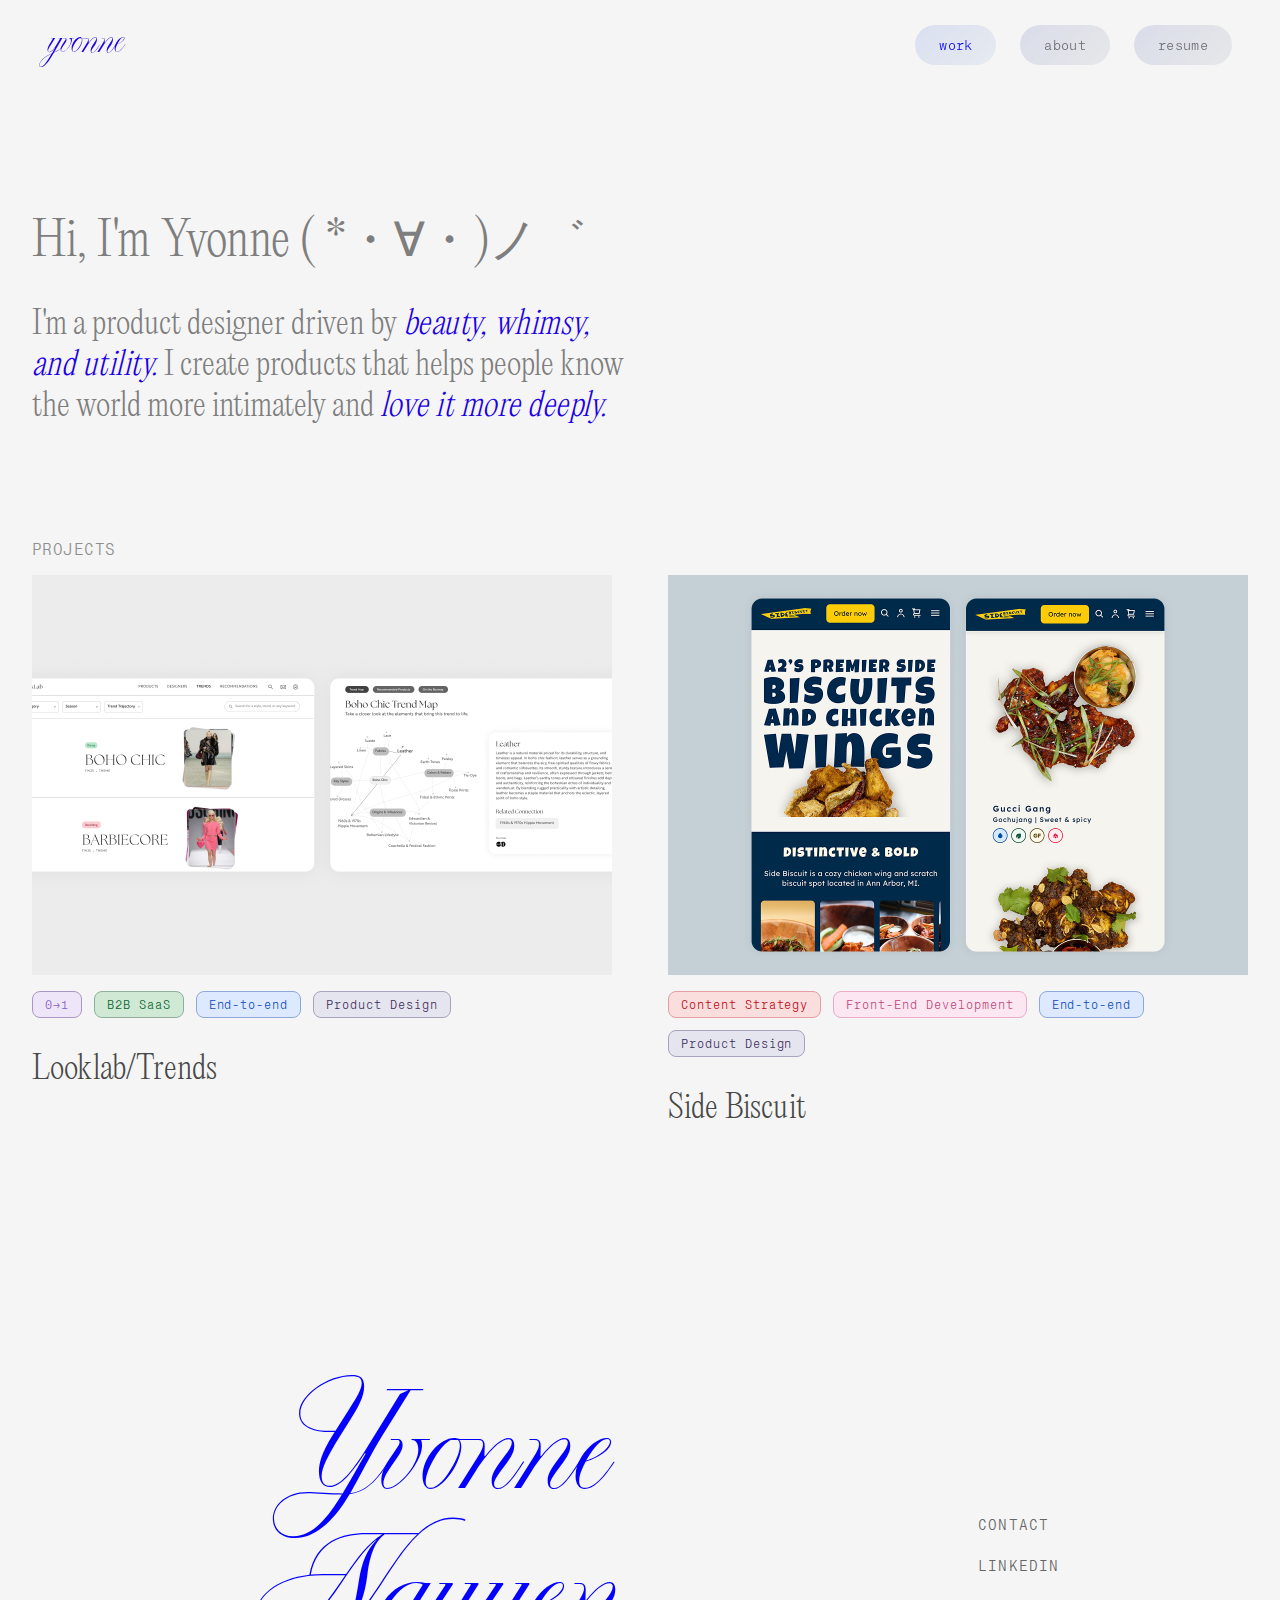
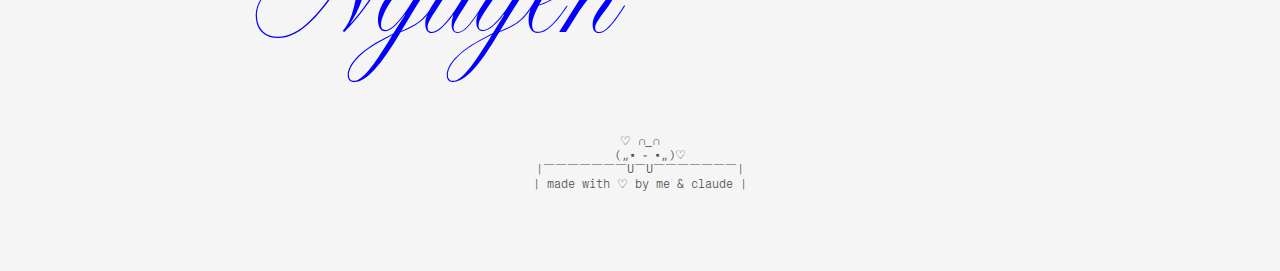
<file: index.html>
<!DOCTYPE html>
<html lang="en">
<head>
  <script defer src="https://cloud.umami.is/script.js" data-website-id="01002ad9-4c42-49a6-a53e-50482f803caf"></script>
  <meta charset="UTF-8" />
  <meta name="viewport" content="width=device-width, initial-scale=1.0" />
  <title>yvonne's portfolio</title>
  <link rel="stylesheet" href="home.css" />
  <style id="selection-style">
  /* universal selection, high priority */
  ::selection { background:#ccccf5; color:#0400ff; }
  ::-moz-selection { background:#ccccf5; color:#0400ff; }
  ::-webkit-selection { background:#ccccf5; color:#0400ff; }
</style>

</head>
<body>
<div id="navbar"></div>
<main>
<h1>Hi, I'm Yvonne ( *・∀・)ノ゛</h1>
<h1 class="smol">I'm a product designer driven by <i>beauty, whimsy, and utility.</i> I create products that helps people know the world more intimately and <i>love it more deeply.</i></h1>
<h2>Projects</h2>
<div class="portfolio-grid">
    <!-- Project Card 1 -->
<a href="/looklab" class="project-card-link">
  <div class="project-card">
      <div class="image-container">
        <img src="portfoliohomeimg/looklabimg.png">
      </div>
        <div class ="badges-grid">
          <div class="badge zeroone">0→1</div>
          <div class="badge saas">B2B SaaS</div>
          <div class="badge endtoend">End-to-end</div>
          <div class="badge productdesign">Product Design</div>
        </div>
      <div class="text-container">
        <h3 class="header">Looklab/Trends</h3>
        <p class="description">A fashion trend analysis platform empowering independent retailers to stay ahead of trends.</p>
      </div>
    </div>
  </a>

    <!-- Project Card 2 -->
<a href="/sidebiscuit" class="project-card-link">
  <div class="project-card">
    <div class="image-container">
      <img src="portfoliohomeimg/sbimg.png" alt="Side Biscuit project thumbnail">
    </div>
    <div class="badges-grid">
      <div class="badge contentstrategy">Content Strategy</div>
      <div class="badge frontend">Front-End Development</div>
      <div class="badge endtoend">End-to-end</div>
      <div class="badge productdesign">Product Design</div>
    </div>
    <div class="text-container">
      <h3 class="header">Side Biscuit</h3>
      <p class="description">Redesigning a local restaurant's website, driving +18% conversions, +45% increase in average order value, and a #1 Google ranking.</p>
    </div>
  </div>
</a>
</div>
</main>
<div id="footer"></div>
<script>
  // Load Navbar
  fetch('navbar.html')
    .then(response => response.text())
    .then(data => {
      document.getElementById('navbar').innerHTML = data;

      // Extract and execute the script (it will auto-initialize)
      const scriptContent = data.match(/<script[^>]*>([\s\S]*?)<\/script>/);
      if (scriptContent && scriptContent[1]) {
        eval(scriptContent[1]);
      }
    });

  // Load Footer
  fetch('footer.html')
    .then(response => response.text())
    .then(data => {
      document.getElementById('footer').innerHTML = data;
    });
</script>

</body>
</html>
</file>
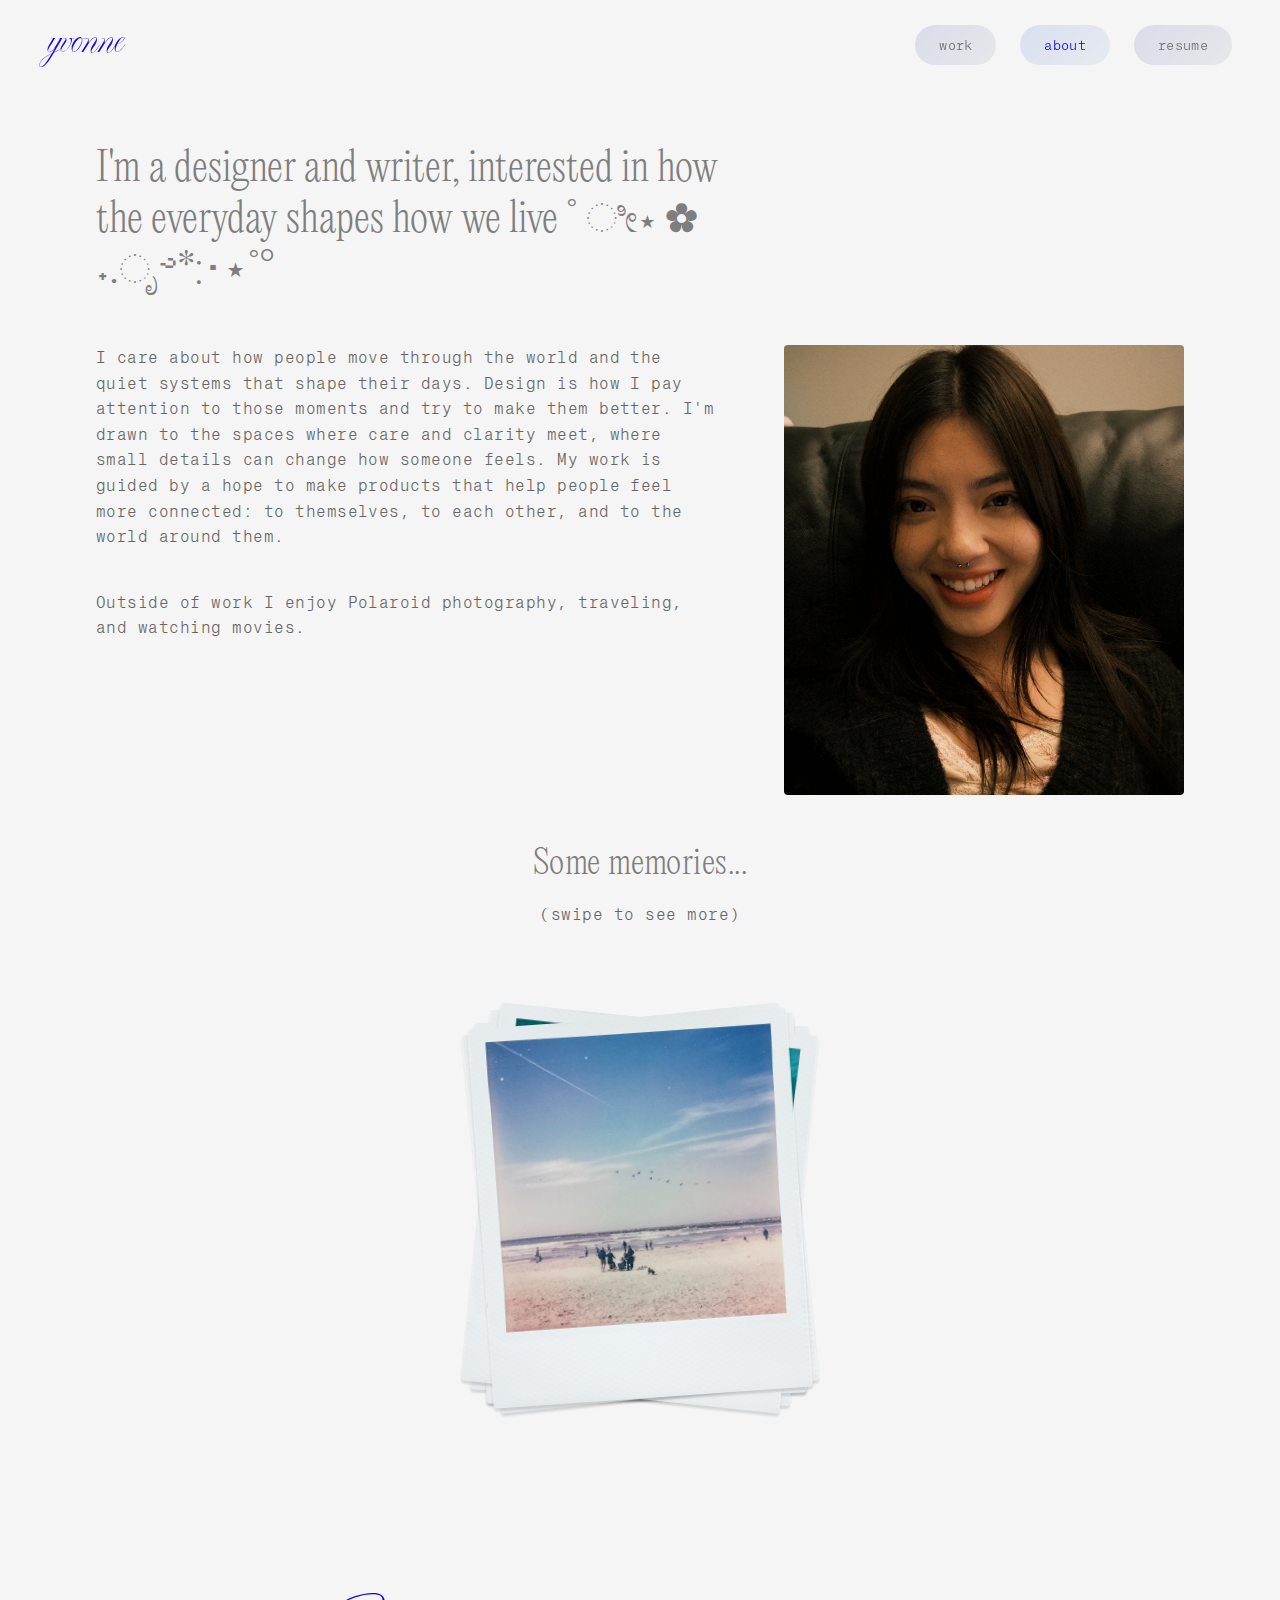
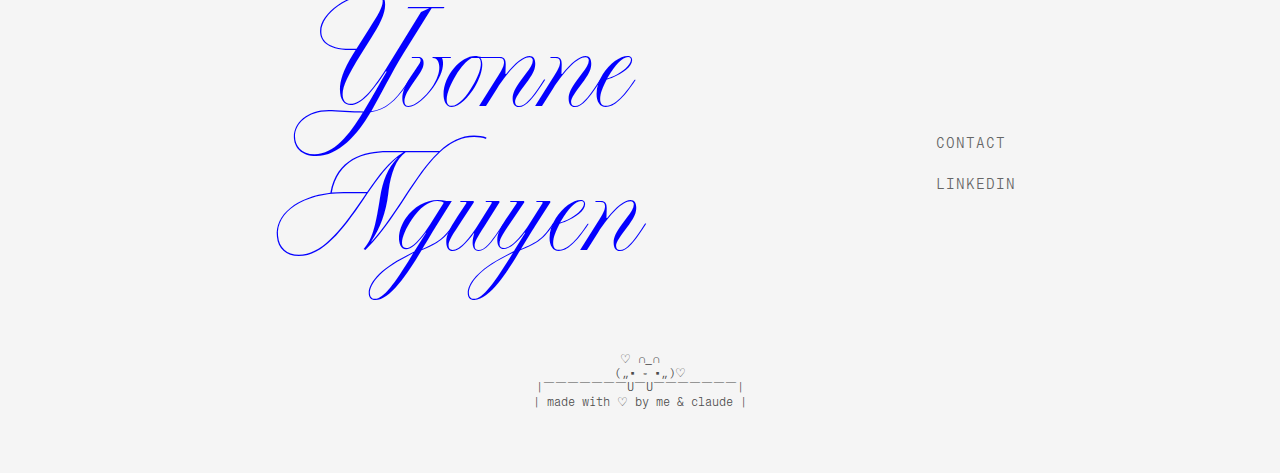
<file: about.html>
<!DOCTYPE html>
<html lang="en">
<head>
  <script defer src="https://cloud.umami.is/script.js" data-website-id="01002ad9-4c42-49a6-a53e-50482f803caf"></script>
  <meta charset="UTF-8" />
  <meta name="viewport" content="width=device-width, initial-scale=1.0" />
  <title>yvonne's portfolio</title>

  <!-- Preload critical fonts -->
  <link rel="preload" href="PPNeueMontreal-Book.otf" as="font" type="font/otf" crossorigin>
  <link rel="preload" href="PPNeueMontrealMono-Book.otf" as="font" type="font/otf" crossorigin>
  <link rel="preload" href="PPPlayground-Light.otf" as="font" type="font/otf" crossorigin>

  <link rel="stylesheet" href="about.css?v=3" />
  <style id="selection-style">
  /* universal selection, high priority */
  ::selection { background:#ccccf5; color:#0400ff; }
  ::-moz-selection { background:#ccccf5; color:#0400ff; }
  ::-webkit-selection { background:#ccccf5; color:#0400ff; }
</style>

</head>

<body>
<div id="navbar"></div>
<main>
<h1>I'm a designer and writer, interested in how the everyday shapes how we live ˚ ೀ⋆ ✿ ˖.ೃ࿔*:･⋆˚°
</h1>

<div class="about-grid">
  <div class="about-text">
    <p>I care about how people move through the world and the quiet systems that shape their days. Design is how I pay attention to those moments and try to make them better. I'm drawn to the spaces where care and clarity meet, where small details can change how someone feels. My work is guided by a hope to make products that help people feel more connected: to themselves, to each other, and to the world around them.
</p>
<p>Outside of work I enjoy Polaroid photography, traveling, and watching movies.
</p>
  </div>
  <div class="about-image">
    <img src="/portfoliohomeimg/heythatsme.png" alt="Photo of me">
  </div>
</div>

  <div class="polaroid-container">
    <h2>Some memories...</h2>
    <p>(swipe to see more)</p>
    <div class="deck" id="deck">
      <div class="card" style="--idle-rot:-2deg" data-caption="aloha">
        <img src="/polaroids/aloha.png" alt="Photo 2">
      </div>
      <div class="card" style="--idle-rot: 3deg" data-caption="">
        <img src="/polaroids/daswamp.png" alt="Photo 3">
      </div>
      <div class="card" style="--idle-rot:-2deg" data-caption="">
        <img src="/polaroids/kyotospooooky.png" alt="Photo 4">
      </div>
      <div class="card" style="--idle-rot:6deg" data-caption="">
        <img src="/polaroids/kyototemple.png" alt="Photo 5">
      </div>
      <div class="card" style="--idle-rot:-6deg" data-caption="">
        <img src="/polaroids/tokyosanrio.png" alt="Photo 5">
      </div>
      <div class="card" style="--idle-rot:-4deg" data-caption="">
        <img src="/polaroids/sdbeach.png" alt="Photo 1">
      </div>
    </div>
    <!-- <div class="caption-area" id="caption">San Diego Beach</div> -->

  </div>

</main>
<div id="footer"></div>
<script>
  // Load Navbar
  fetch('navbar.html')
    .then(response => response.text())
    .then(data => {
      document.getElementById('navbar').innerHTML = data;

      // Extract and execute the script (it will auto-initialize)
      const scriptContent = data.match(/<script[^>]*>([\s\S]*?)<\/script>/);
      if (scriptContent && scriptContent[1]) {
        eval(scriptContent[1]);
      }
    });

  // Load Footer
  fetch('footer.html')
    .then(response => response.text())
    .then(data => {
      document.getElementById('footer').innerHTML = data;
    });
</script>
<script src="/js/polaroid.js"></script>
</body>
</html>
</file>
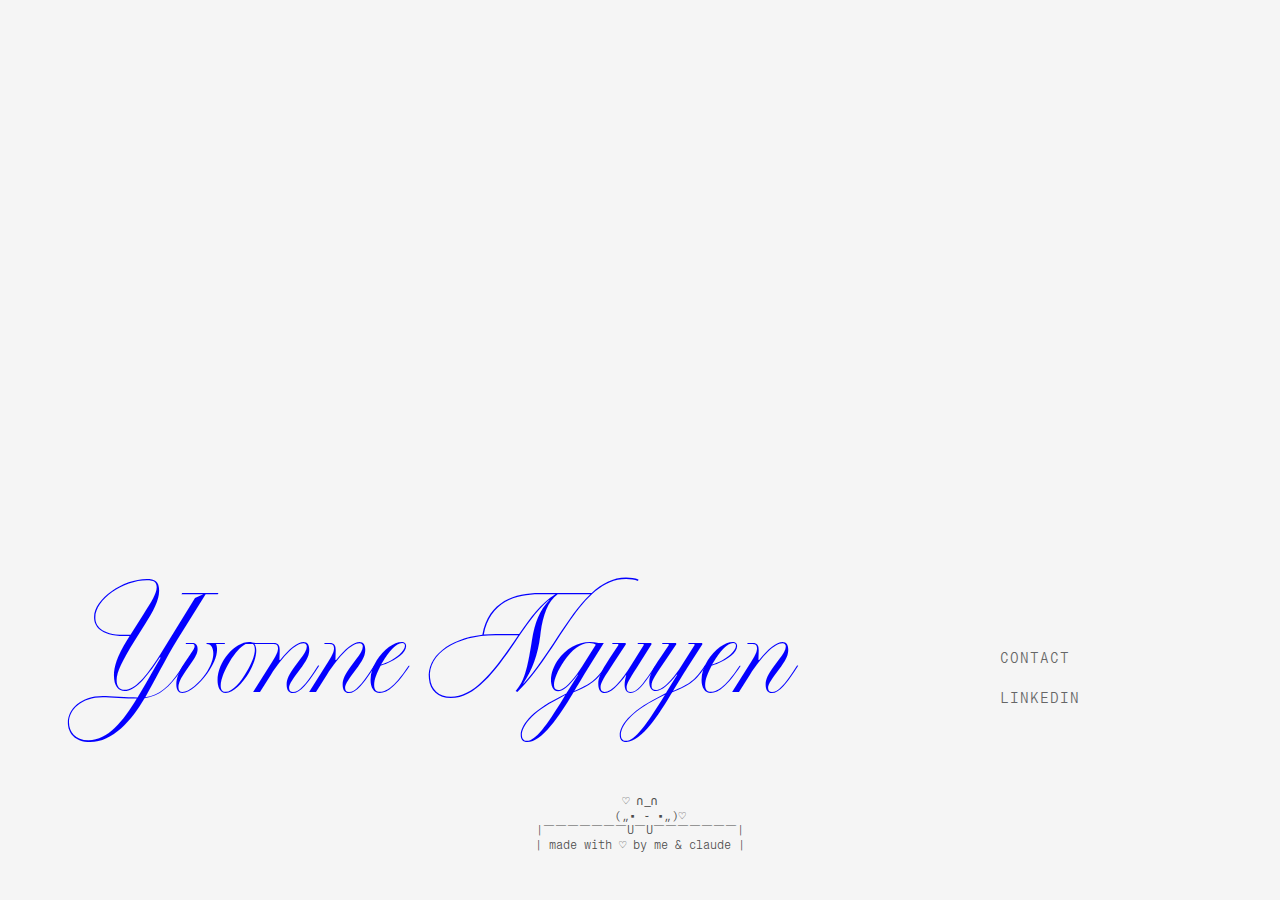
<file: footer.html>
<!DOCTYPE html>
<html lang="en">
<head>
  <meta charset="UTF-8">
  <meta name="viewport" content="width=device-width, initial-scale=1.0">
  <title>Footer Component</title>
  <style>
    /* Font Declarations */
    @font-face {
      font-family: 'PP Neue Montreal Book';
      src: url('PPNeueMontreal-Book.otf') format('opentype');
      font-weight: normal;
      font-style: normal;
      font-display: block;
    }

    @font-face {
      font-family: 'PP Neue Montreal Medium';
      src: url('PPNeueMontreal-Medium.otf') format('opentype');
      font-weight: 500;
      font-style: normal;
      font-display: block;
    }

    @font-face {
      font-family: 'PP Neue Montreal Bold';
      src: url('PPNeueMontreal-Bold.otf') format('opentype');
      font-weight: 700;
      font-style: normal;
      font-display: block;
    }

    @font-face {
      font-family: 'PP Neue Montreal Mono';
      src: url('PPNeueMontrealMono-Book.otf') format('opentype');
      font-weight: normal;
      font-style: normal;
      font-display: block;
    }

    @font-face {
      font-family: 'PP Editorial New Ultralight';
      src: url('PPEditorialNew-Ultralight.otf') format('opentype');
      font-weight: 200;
      font-style: normal;
      font-display: block;
    }

    @font-face {
      font-family: 'PP Editorial New';
      src: url('PPEditorialNew-Ultralight.otf') format('opentype');
      font-weight: 200;
      font-style: normal;
      font-display: block;
    }

    @font-face {
      font-family: 'PP Neue Montreal';
      src: url('PPNeueMontreal-Book.otf') format('opentype');
      font-weight: normal;
      font-style: normal;
      font-display: block;
    }

    @font-face {
      font-family: 'PP Playground';
      src: url('PPPlayground-Light.otf') format('opentype');
      font-weight: 300;
      font-style: normal;
      font-display: block;
    }

    /* Reset and base styles */
    * {
      margin: 0;
      padding: 0;
      box-sizing: border-box;
    }

    .footerh1{
      font-family: 'PP Playground', serif;
      font-weight: 400;
      color: #0400ff;
      font-size: 5rem;
      margin: 0 0 1.5rem 0;
      line-height: 100%;
    }

    body {
      font-family:'PP Neue Montreal Mono', monospace;
      font-size: 0.9rem;
      background-color: #F5F5F5;
      min-height: 100vh;
      display: flex;
      flex-direction: column;
    }

    /* Spacer to push footer down */
    .content-spacer {
      flex: 1;
      padding: 2rem;
    }

    .content-spacer h1 {
      color: var(--primary-color);
      font-family: 'PP Neue Montreal Mono', monospace;
      font-size: 1rem;
      padding: 0 0 1rem 0;
      margin: 0;
    }

    .content-spacer p {
      color: #eaeaea;
    }

    /* Footer Container */
    .footer {
      width: 100%;
      background-color: #F5F5F5;
      /* border-top: 1px solid #e0e0e0; */
      padding: 2rem 2rem;
      margin: 1rem 0;
    }

    .footer-wrapper {
      margin: 0 auto;
      display: flex;
      flex-direction: column;
      gap: 2rem;
    }

    /* Footer Brand/Text */
    .footer-brand {
      color: #666;
      font-family: 'PP Neue Montreal Mono', monospace;
      font-size: 1rem;
      text-decoration: none;
      text-align: center;
      transition: color 0.2s ease;
    }

    .footer-brand:hover {
      color: #666;
    }

    /* Footer Navigation */
    .footer-menu {
      list-style: none;
      display: flex;
      flex-direction: column;
      gap: 1rem;
      align-items: center;
    }

    .footer-item {
      width: 100%;
      text-align: center;
    }

    /* Footer Links */
    .footer-link {
      display: block;
      padding: 0.75rem 0;
      color: #666;
      text-decoration: none;
      font-family: 'PP Neue Montreal Mono', monospace;
      font-size: 0.9rem;
      text-transform: uppercase;
      line-height: 170%;
      letter-spacing: 0.07rem;
      transition: color 0.2s ease;
      /* border-bottom: 1px solid #e0e0e0; */
    }

    .footer-link:hover,
    .footer-link.active {
      color: #0400ff;
    }

    .ummm{
      text-align: center;
    }

    /* Footer Grid Layout */
    .footer-grid {
      /* display: grid; */
      /* grid-template-columns: 1fr 1fr; */
      /* gap: 2rem; */
      margin-bottom: 2rem;
      /* align-items: start; */
      place-items: center;
    }

    .footer-left {
      display: flex;
      align-items: center;
    }

    /* .footer-left .footerh1 {
      text-align: left;
    } */

    .footer-right {
      display: flex;
      align-items: center;
      justify-content: flex-end;
    }

    .footer-links {
      display: flex;
      flex-direction: column;
      gap: 1rem;
    }

    /* Desktop Styles */
    @media (min-width: 768px) {
      .footer-wrapper {
        /* flex-direction: row; */
        justify-content: space-between;
        align-items: center;
      }

      .footer-brand {
        text-align: left;
      }

      .footer-menu {
        flex-direction: row;
        gap: 2.5rem;
      }

      .footer-item {
        width: auto;
      }

      .footer-link {
        padding: 0;
        border-bottom: none;
      }
    }

    .ascii-footer {
      width: 100%;
      padding: 3rem 1rem;
      background-color: #F5F5F5;
      border-top: 1px solid #e0e0e0;
      display: flex;
      justify-content: center;
      align-items: center;
    }

    pre.ascii-art {
      font-family: 'PP Neue Montreal Mono', monospace;
      color: #4B4B4B;
      font-size: 0.75rem;
      line-height: 1.2;
      margin: 0;
      text-align: center;
    }


    @media (min-width: 1024px) {
      .footer {
        padding: 2rem 3rem;
      }

      .content-spacer h1 {
        font-size: 3.4rem;
        letter-spacing: 0rem;
      }

      .footerh1{
        font-size: 9rem;

  }
      .footer-grid {
      display: grid;
      grid-template-columns: 2fr 1fr;
      gap: 2rem;
      margin-bottom: 2rem;
      align-items: start;
      place-items: center;
    }
}
  </style>
</head>
<body>
  <!-- Demo content to show footer at bottom -->
  <div class="content-spacer">
  </div>

  <!-- Footer -->
  <footer class="footer">
    <div class="footer-grid">
      <div class="footer-left">
        <div class="ummm footerh1">Yvonne Nguyen</div>
      </div>
      <div class="footer-right">
        <nav class="footer-links">
          <a href="mailto:yvneqn@gmail.com" class="footer-link">contact</a>
          <a href="https://www.linkedin.com/in/yqn/" class="footer-link">linkedin</a>
        </nav>
      </div>
    </div>
    <div class="footer-wrapper">
      <!-- Footer Brand/Text -->
      <pre class="ascii-art">♡ ∩_∩
   („• ֊ •„)♡
|￣￣￣￣￣￣￣U￣U￣￣￣￣￣￣￣|
| made with ♡ by me & claude |</pre>

    </div>
  </footer>
</body>
</html>
</file>
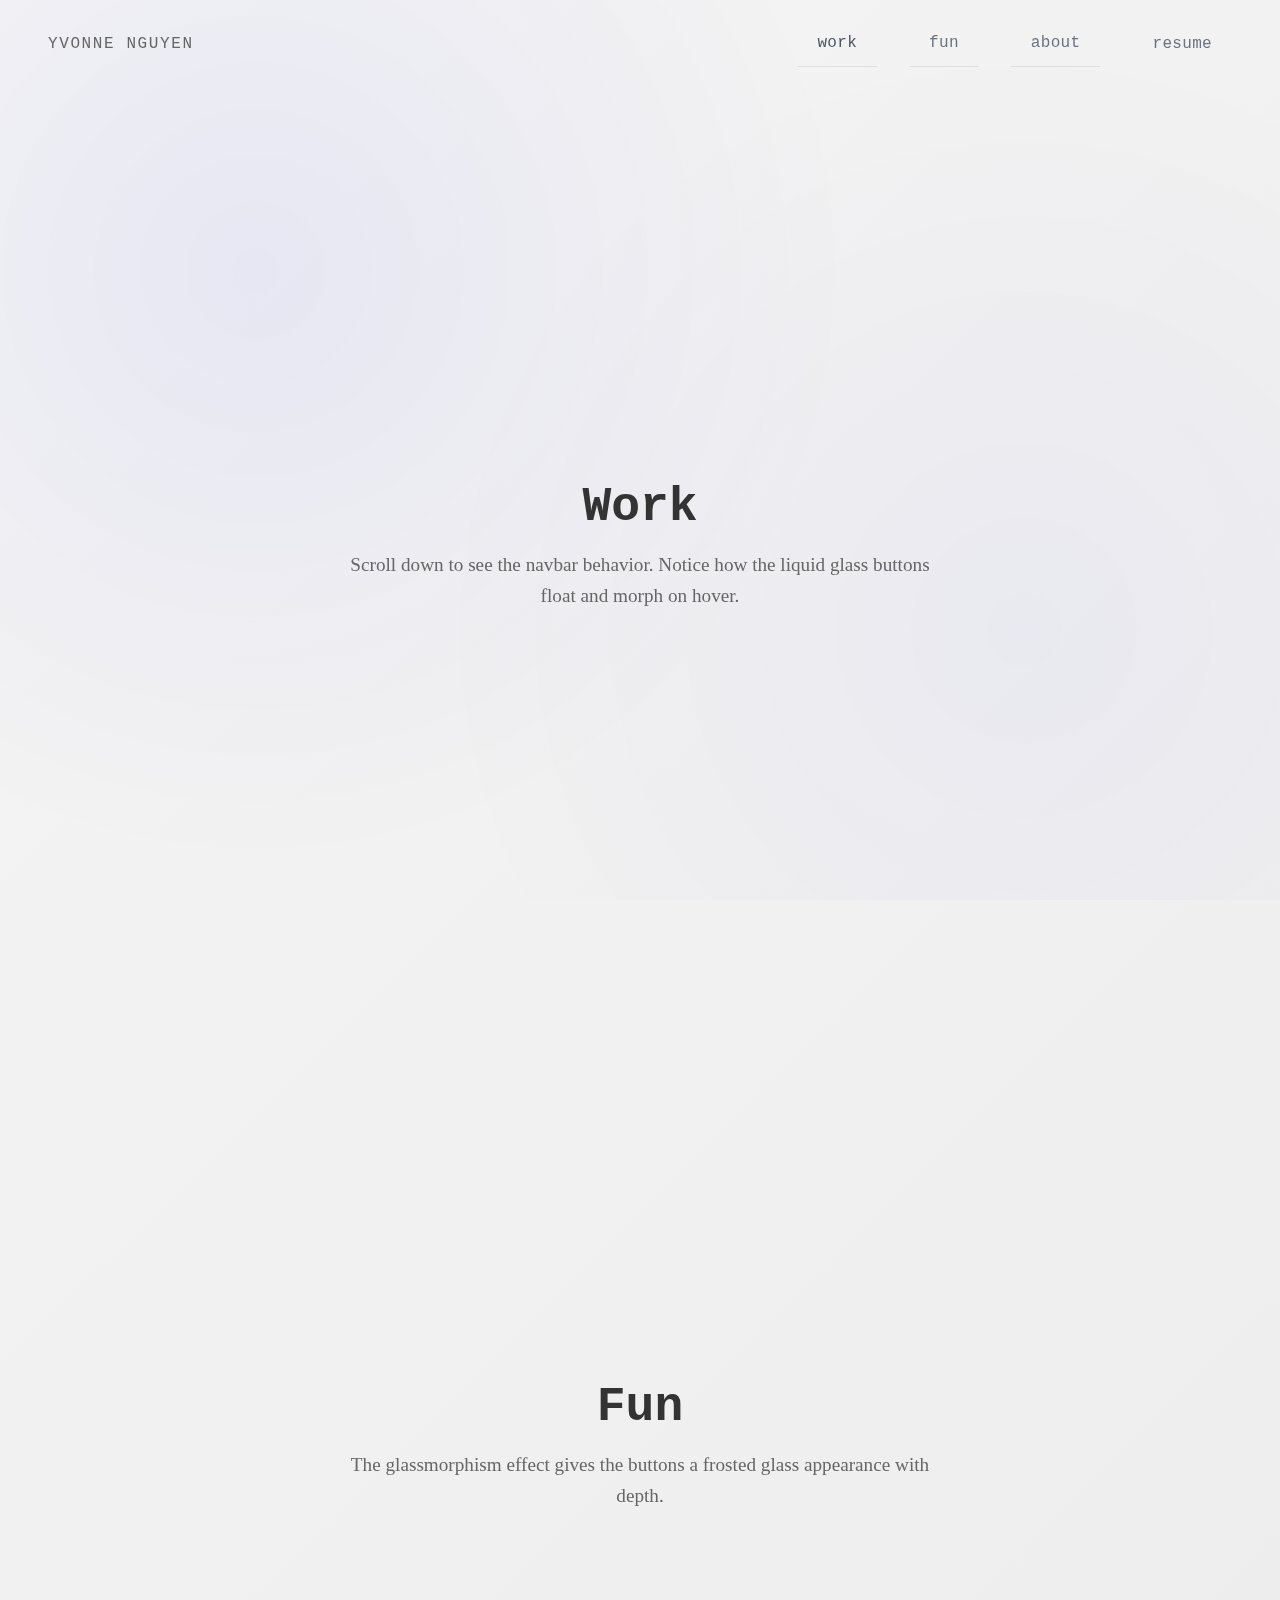
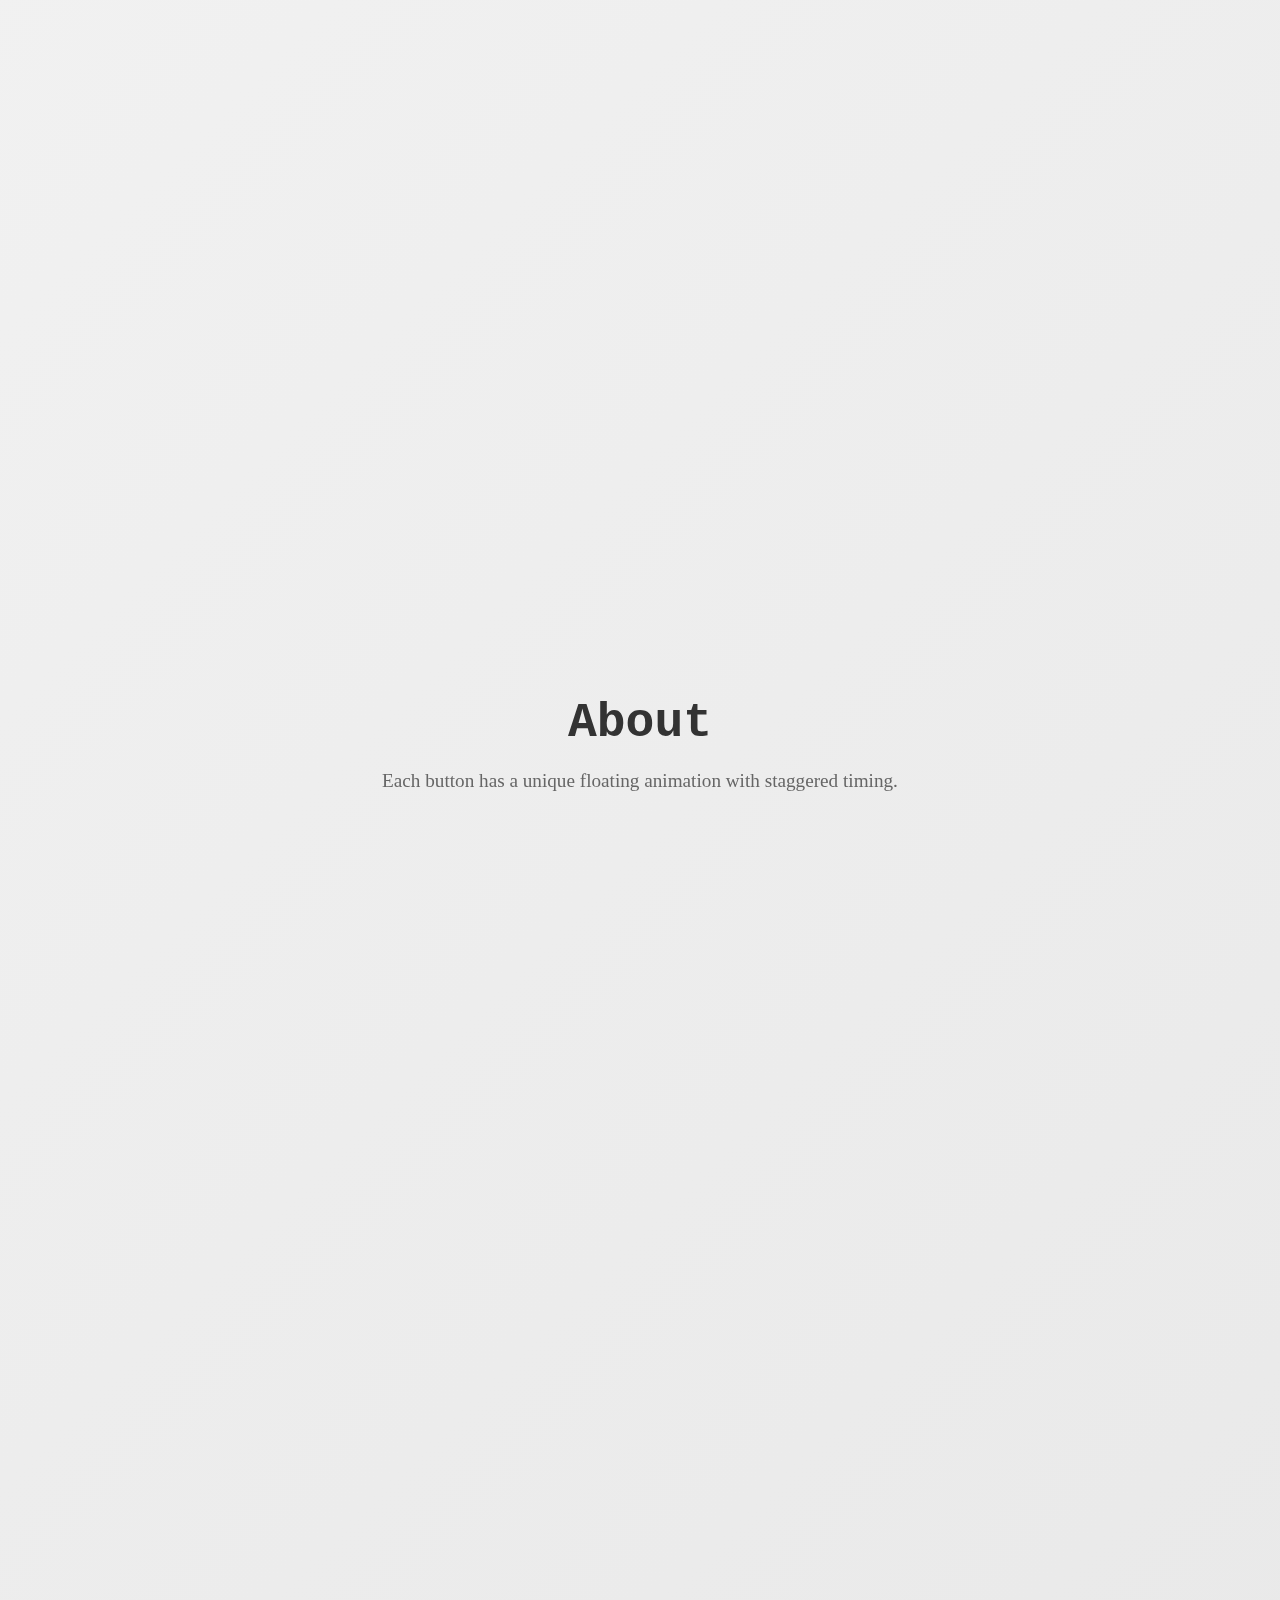
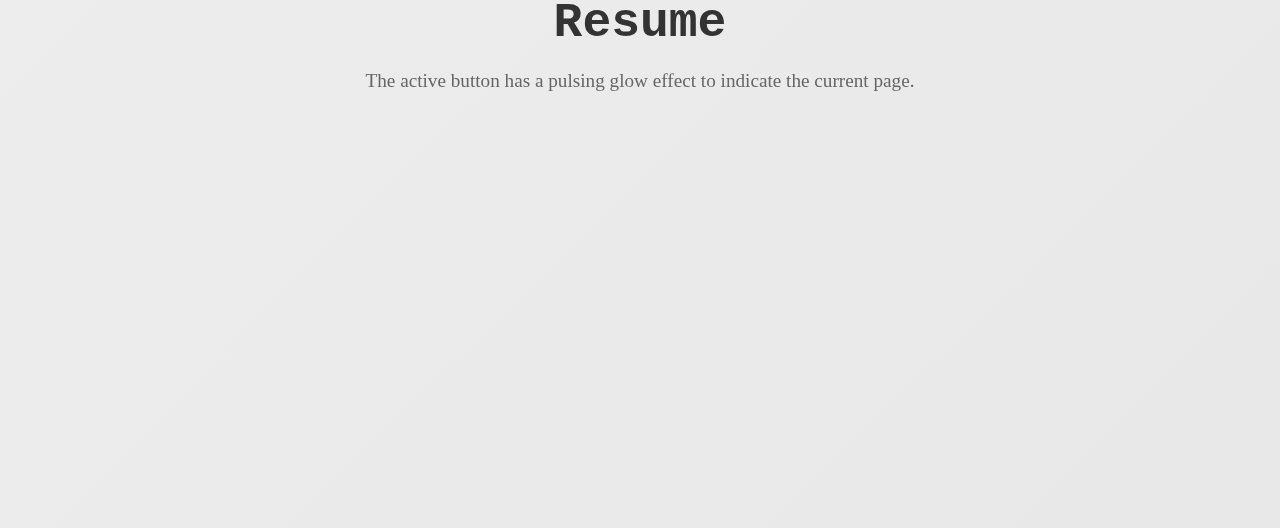
<file: navbar-liquid-glass.html>
<!DOCTYPE html>
<html lang="en">
<head>
  <meta charset="UTF-8">
  <meta name="viewport" content="width=device-width, initial-scale=1.0">
  <title>Liquid Glass Navigation</title>
  <style>
    /* Reset and base styles */
    * {
      margin: 0;
      padding: 0;
      box-sizing: border-box;
    }

    body {
      background: linear-gradient(135deg, #f5f5f5 0%, #e8e8e8 100%);
      min-height: 100vh;
      position: relative;
      overflow-x: hidden;
    }

    /* Animated background */
    body::before {
      content: '';
      position: fixed;
      top: 0;
      left: 0;
      width: 100%;
      height: 100%;
      background:
        radial-gradient(circle at 20% 30%, rgba(4, 0, 255, 0.05) 0%, transparent 50%),
        radial-gradient(circle at 80% 70%, rgba(4, 0, 255, 0.03) 0%, transparent 50%);
      pointer-events: none;
      z-index: 0;
    }

    a {
      font-family: 'PP Neue Montreal Mono', monospace;
      font-size: 1rem;
    }

    /* Navigation Container */
    .navbar {
      position: fixed;
      top: 0;
      left: 0;
      width: 100%;
      background: transparent;
      border-bottom: none;
      z-index: 1000;
      padding: 1rem 2rem;
      transform: translateY(0);
      transition: transform 0.3s ease;
    }

    .navbar.hidden {
      transform: translateY(-100%);
    }

    .nav-wrapper {
      display: flex;
      justify-content: space-between;
      align-items: center;
      max-width: 1400px;
      margin: 0 auto;
    }

    /* Logo/Brand */
    .nav-brand {
      font-size: 1rem;
      font-weight: 400;
      color: #666;
      text-decoration: none;
      text-transform: uppercase;
      letter-spacing: 0.1em;
      transition: color 0.3s ease;
      z-index: 1001;
    }

    .nav-brand:hover {
      color: #0400ff;
    }

    /* Hamburger Icon */
    .hamburger {
      display: flex;
      flex-direction: column;
      justify-content: center;
      align-items: center;
      gap: 5px;
      width: 40px;
      height: 40px;
      background: transparent;
      border: none;
      cursor: pointer;
      padding: 0;
      z-index: 1001;
    }

    .hamburger span {
      width: 20px;
      height: 2px;
      background-color: #737373;
      border-radius: 2px;
      transition: all 0.3s ease;
      transform-origin: center;
    }

    /* Hamburger to X animation */
    .hamburger.active span:nth-child(1) {
      transform: translateY(7px) rotate(45deg);
    }

    .hamburger.active span:nth-child(2) {
      opacity: 0;
      transform: scale(0);
    }

    .hamburger.active span:nth-child(3) {
      transform: translateY(-7px) rotate(-45deg);
    }

    /* Mobile Menu */
    .nav-menu {
      position: fixed;
      top: 0;
      right: -100%;
      width: 100%;
      height: 100vh;
      background: linear-gradient(135deg, rgba(245, 245, 245, 0.98) 0%, rgba(255, 255, 255, 0.95) 100%);
      backdrop-filter: blur(30px);
      -webkit-backdrop-filter: blur(30px);
      display: flex;
      flex-direction: column;
      justify-content: center;
      align-items: center;
      padding: 5rem 3rem 2rem;
      list-style: none;
      transition: right 0.4s cubic-bezier(0.4, 0, 0.2, 1);
      overflow: visible;
      z-index: 1000;
    }

    .nav-menu.active {
      right: 0;
    }

    /* Menu Items */
    .nav-item {
      width: 100%;
      max-width: 400px;
    }

    .nav-item:not(:last-child) {
      border-bottom: 1px solid rgba(0, 0, 0, 0.08);
    }

    /* Navigation Links - Simple Text */
    .nav-link {
      display: block;
      padding: 1.5rem 0;
      color: #6b7280;
      text-decoration: none;
      font-size: 1rem;
      font-weight: 400;
      letter-spacing: 0.02rem;
      text-align: center;
      text-transform: lowercase;
      transition: color 0.3s ease;
    }

    /* Hover state */
    .nav-link:hover {
      color: #4b5563;
    }

    /* Active state */
    .nav-link.active {
      color: #4b5563;
    }

    /* Overlay */
    .nav-overlay {
      position: fixed;
      top: 0;
      left: 0;
      width: 100%;
      height: 100vh;
      background: rgba(0, 0, 0, 0.3);
      opacity: 0;
      visibility: hidden;
      transition: opacity 0.3s ease, visibility 0.3s ease;
      z-index: 999;
      backdrop-filter: blur(5px);
      -webkit-backdrop-filter: blur(5px);
    }

    .nav-overlay.active {
      opacity: 1;
      visibility: visible;
    }

    /* Desktop Styles */
    @media (min-width: 768px) {
      .hamburger {
        display: none;
      }

      .nav-menu {
        position: static;
        flex-direction: row;
        width: auto;
        height: auto;
        padding: 0;
        box-shadow: none;
        background: transparent;
        backdrop-filter: none;
        gap: 1.5rem;
      }

      .nav-item {
        margin-bottom: 0;
        width: auto;
      }

      .nav-link {
        padding: 0.75rem 1rem;
        font-size: 0.95rem;
        text-transform: lowercase;
        letter-spacing: 0.02rem;
      }

      .nav-overlay {
        display: none;
      }

      /* Desktop hover enhancements */
      .nav-link:hover {
        transform: translateY(-2px);
      }
    }

    @media (min-width: 1024px) {
      .navbar {
        padding: 1.25rem 3rem;
      }

      .nav-menu {
        gap: 2rem;
      }

      .nav-link {
        padding: 0.875rem 1.25rem;
        font-size: 1rem;
      }
    }

    /* Demo content */
    .demo-content {
      padding: 6rem 2rem 2rem;
      max-width: 1200px;
      margin: 0 auto;
      position: relative;
      z-index: 1;
    }

    .demo-section {
      min-height: 100vh;
      display: flex;
      align-items: center;
      justify-content: center;
      flex-direction: column;
      padding: 4rem 0;
    }

    .demo-section h2 {
      font-size: 3rem;
      color: #333;
      margin-bottom: 1rem;
      font-family: 'PP Neue Montreal Mono', monospace;
    }

    .demo-section p {
      font-size: 1.2rem;
      color: #666;
      max-width: 600px;
      text-align: center;
      line-height: 1.6;
    }
  </style>
</head>
<body>
  <!-- Navigation -->
  <nav class="navbar">
    <div class="nav-wrapper">
      <a href="#" class="nav-brand">Yvonne Nguyen</a>

      <ul class="nav-menu">
        <li class="nav-item">
          <a href="#work" class="nav-link active">Work</a>
        </li>
        <li class="nav-item">
          <a href="#fun" class="nav-link">Fun</a>
        </li>
        <li class="nav-item">
          <a href="#about" class="nav-link">About</a>
        </li>
        <li class="nav-item">
          <a href="#resume" class="nav-link">Resume</a>
        </li>
      </ul>

      <!-- Hamburger button for mobile -->
      <button class="hamburger" aria-label="Toggle menu" aria-expanded="false">
        <span></span>
        <span></span>
        <span></span>
      </button>
    </div>
  </nav>

  <!-- Overlay for mobile menu -->
  <div class="nav-overlay"></div>

  <!-- Demo Content -->
  <div class="demo-content">
    <section id="work" class="demo-section">
      <h2>Work</h2>
      <p>Scroll down to see the navbar behavior. Notice how the liquid glass buttons float and morph on hover.</p>
    </section>

    <section id="fun" class="demo-section">
      <h2>Fun</h2>
      <p>The glassmorphism effect gives the buttons a frosted glass appearance with depth.</p>
    </section>

    <section id="about" class="demo-section">
      <h2>About</h2>
      <p>Each button has a unique floating animation with staggered timing.</p>
    </section>

    <section id="resume" class="demo-section">
      <h2>Resume</h2>
      <p>The active button has a pulsing glow effect to indicate the current page.</p>
    </section>
  </div>

  <script>
    // Navigation functionality
    const hamburger = document.querySelector('.hamburger');
    const navMenu = document.querySelector('.nav-menu');
    const navOverlay = document.querySelector('.nav-overlay');
    const navLinks = document.querySelectorAll('.nav-link');
    const navbar = document.querySelector('.navbar');

    function toggleMenu() {
      const isActive = hamburger.classList.contains('active');

      hamburger.classList.toggle('active');
      navMenu.classList.toggle('active');
      navOverlay.classList.toggle('active');

      hamburger.setAttribute('aria-expanded', !isActive);
      document.body.style.overflow = isActive ? '' : 'hidden';
    }

    function closeMenu() {
      hamburger.classList.remove('active');
      navMenu.classList.remove('active');
      navOverlay.classList.remove('active');
      hamburger.setAttribute('aria-expanded', 'false');
      document.body.style.overflow = '';
    }

    hamburger.addEventListener('click', toggleMenu);
    navOverlay.addEventListener('click', closeMenu);

    navLinks.forEach(link => {
      link.addEventListener('click', (e) => {
        // Update active state
        navLinks.forEach(l => l.classList.remove('active'));
        link.classList.add('active');
        closeMenu();
      });
    });

    document.addEventListener('keydown', (e) => {
      if (e.key === 'Escape' && navMenu.classList.contains('active')) {
        closeMenu();
      }
    });

    let resizeTimer;
    window.addEventListener('resize', () => {
      clearTimeout(resizeTimer);
      resizeTimer = setTimeout(() => {
        if (window.innerWidth >= 768 && navMenu.classList.contains('active')) {
          closeMenu();
        }
      }, 250);
    });

    // Hide/show navbar on scroll
    let lastScrollTop = 0;
    let scrollThreshold = 5;
    let isScrolling = false;

    window.addEventListener('scroll', () => {
      if (!isScrolling) {
        window.requestAnimationFrame(() => {
          const scrollTop = window.pageYOffset || document.documentElement.scrollTop;

          if (navMenu.classList.contains('active')) {
            isScrolling = false;
            return;
          }

          if (Math.abs(scrollTop - lastScrollTop) > scrollThreshold) {
            if (scrollTop > lastScrollTop && scrollTop > 100) {
              navbar.classList.add('hidden');
            } else {
              navbar.classList.remove('hidden');
            }
            lastScrollTop = scrollTop;
          }

          isScrolling = false;
        });
        isScrolling = true;
      }
    }, { passive: true });

    // Smooth scroll for anchor links
    document.querySelectorAll('a[href^="#"]').forEach(anchor => {
      anchor.addEventListener('click', function (e) {
        e.preventDefault();
        const target = document.querySelector(this.getAttribute('href'));
        if (target) {
          target.scrollIntoView({
            behavior: 'smooth',
            block: 'start'
          });
        }
      });
    });
  </script>
</body>
</html>
</file>
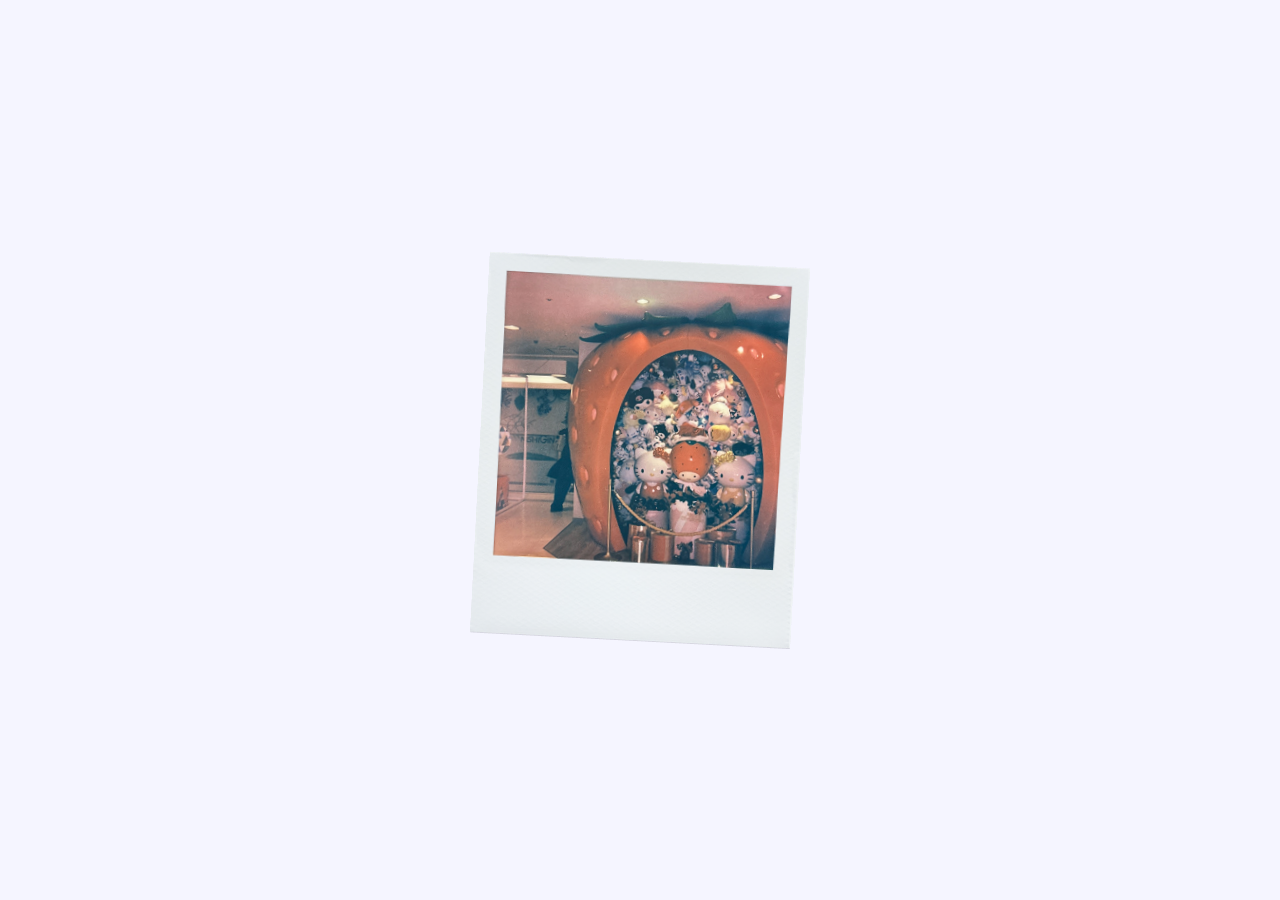
<file: test.html>
<!DOCTYPE html>
<html lang="en">
<head>
  <meta charset="utf-8" />
  <meta name="viewport" content="width=device-width, initial-scale=1" />
  <title>Swipeable Photo Stack</title>
  <style>
/* ========================================
       MOBILE-FIRST APPROACH
       Default styles are for mobile
       ======================================== */
    :root {
      /* Mobile sizes (default) - using viewport units */
      --card-w: 10vw;      /* 75% of screen width */
      --card-h: 50vh;      /* 50% of screen height */
    }
    
    /* ========================================
       DESKTOP OVERRIDE
       Only one media query needed!
       ======================================== */
    @media (min-width: 768px) {
      :root {
        /* Desktop sizes - fixed pixels */
        --card-w: 320px;
        --card-h: 380px;
      }
    }

    /* ========================================
       BASE STYLES
       ======================================== */
    
    * { 
      box-sizing: border-box; 
    }
    
    body { 
      display: grid; 
      place-items: center; 
      min-height: 100vh; 
      margin: 0; 
      padding: 1rem;
      background: #f5f5ff; 
      overflow: hidden;
    }

    /* ========================================
       DECK CONTAINER
       ======================================== */
    
    .deck { 
      position: relative; 
      width: 85vw;
      height: 60vh;
      perspective: 1000px; 
      touch-action: none;
    }
    
    /* Desktop deck size */
    @media (min-width: 768px) {
      .deck {
        width: 420px;
        height: 480px;
      }
    }
    
    /* ========================================
       CARDS (FOR IMAGES)
       ======================================== */
    
    .card {
      position: absolute; 
      width: var(--card-w);
      height: var(--card-h);
      top: 50%;
      left: 50%;
      /* box-shadow: 0 4px 10px rgba(0,0,0,0.03); */
      cursor: grab;
      will-change: transform;
      transform: translate(-50%, -50%) rotate(var(--idle-rot, 3deg));
      transition: transform 0.25s ease;
      overflow: hidden;  /* Clip images to card shape */
    }
    
    /* Bigger shadow on desktop */
    @media (min-width: 768px) {
      .card {
        box-shadow: 0 1px 1px rgba(0,0,0.1,0.02);
      }
    }
    
    .card.top:active { 
      cursor: grabbing; 
    }
    
    /* ========================================
       IMAGE STYLES
       Make images fill the card completely
       ======================================== */
    
    .card img {
      width: 100%;
      height: 100%;
      object-fit: cover;  /* Cover entire card, crop if needed */
      pointer-events: none;  /* Prevent image from interfering with drag */
      user-select: none;  /* Prevent image selection */
      -webkit-user-drag: none;  /* Prevent image dragging on Safari */
    }
  </style>
</head>
<body>
  <div class="deck" id="deck">
    <img class="card top" src="/polaroids/sdbeach.png"></img>
    <img class="card top" src="/polaroids/aloha.png"></img>
    <img class="card top" src="/polaroids/daswamp.png"></img>
    <img class="card top" src="/polaroids/kyotospooooky.png"></img>
    <img class="card top" src="/polaroids/kyototemple.png"></img>
    <img class="card top" src="/polaroids/tokyosanrio.png"></img>
  </div>

  <script>
    // ========================================
    // GET THE DECK ELEMENT
    // ========================================
    const deck = document.getElementById('deck');

    // ========================================
    // SIMPLE RESPONSIVE CONFIG
    // Mobile-first: fast animations on mobile, slower on desktop
    // ========================================
    
    // Check if we're on mobile or desktop
    const isMobile = window.innerWidth < 768;
    
    const CONFIG = { 
      // Faster on mobile, slower on desktop
      straightenMs: isMobile ? 250 : 320,    // Pick-up animation
      snapMs: isMobile ? 400 : 500,          // Snap back animation
      swipeMs: isMobile ? 600 : 700,         // Swipe away animation
      thresholdRatio: isMobile ? 0.2 : 0.25  // Easier to swipe on mobile
    };

    // ========================================
    // SWIPE ANIMATION PHASES
    // ========================================
    
    function getPhaseTimings() {
      // Phase A: Initial swipe (25% of total)
      const phaseA = Math.max(120, Math.round(CONFIG.swipeMs * 0.25));
      
      // Phase B: Move to bottom (50% of total)
      const phaseB = Math.max(240, Math.round(CONFIG.swipeMs * 0.5));
      
      // Phase C: Settle in place (remaining time)
      const phaseC = Math.max(140, CONFIG.swipeMs - phaseA - phaseB);
      
      return { phaseA, phaseB, phaseC };
    }

    // ========================================
    // DRAG STATE TRACKING
    // ========================================
    
    const state = { 
      active: null,      // Current card being dragged
      startX: 0,         // Starting X position
      startY: 0,         // Starting Y position
      dx: 0,             // Distance dragged horizontally
      dy: 0,             // Distance dragged vertically
      dragging: false    // Is currently dragging?
    };

    // ========================================
    // SET TOP CARD
    // ========================================
    
    function setTop() {
      const cards = [...deck.querySelectorAll('.card')];
      cards.forEach(c => c.classList.remove('top'));
      if(cards.length > 0) {
        cards[cards.length - 1].classList.add('top');
      }
    }

    // ========================================
    // START DRAGGING
    // ========================================
    
    function onPointerDown(e) {
      const card = e.target.closest('.card');
      if(!card || !card.classList.contains('top')) return;
      
      e.preventDefault();
      
      state.active = card; 
      state.dragging = true; 
      state.justPicked = true;
      state.startX = e.clientX;
      state.startY = e.clientY;
      
      // Capture pointer for smooth dragging
      try { 
        if (e.pointerId !== undefined && card.setPointerCapture) {
          card.setPointerCapture(e.pointerId);
        }
      } catch(_) {}
      
      // Straighten card when picked up
      card.style.transition = `transform ${CONFIG.straightenMs}ms ease`;
      card.style.transform = 'translate(-50%, -50%) rotate(0deg)';
    }

    // ========================================
    // DRAGGING MOVEMENT
    // ========================================
    
    function onPointerMove(e) {
      if(!state.dragging || !state.active) return;
      
      // Remove transition for smooth dragging
      if (state.justPicked) { 
        state.active.style.transition = 'none'; 
        state.justPicked = false; 
      }
      
      // Calculate drag distance
      state.dx = e.clientX - state.startX;
      state.dy = e.clientY - state.startY;
      
      // Move card with rotation
      // Less rotation on mobile (15) vs desktop (10)
      const rotationDivisor = isMobile ? 15 : 10;
      state.active.style.transform = 
        `translate(calc(-50% + ${state.dx}px), calc(-50% + ${state.dy}px)) rotate(${state.dx/rotationDivisor}deg)`;
    }

    // ========================================
    // STOP DRAGGING
    // ========================================
    
    function onPointerUp() {
      if(!state.dragging || !state.active) return;
      
      const card = state.active;
      const dx = state.dx; 
      const dy = state.dy;
      
      // Check if dragged far enough to swipe
      const threshold = deck.clientWidth * CONFIG.thresholdRatio;
      
      if(Math.abs(dx) > threshold) {
        // Swipe away
        const dir = Math.sign(dx) || 1;
        moveToBottom(card, dir, dx, dy);
      } else {
        // Snap back
        snapBack(card, dx, dy);
      }
      
      // Reset state
      state.dragging = false; 
      state.active = null; 
      state.dx = 0; 
      state.dy = 0;
    }

    // ========================================
    // SNAP BACK ANIMATION
    // Modified to keep the tilt when snapping back
    // ========================================
    
    function snapBack(card, dx, dy) {
      // Get the card's original rotation angle
      const idleRot = getComputedStyle(card).getPropertyValue('--idle-rot') || '0deg';
      
      // First animate back to center position while still straight
      card.style.transition = `transform ${CONFIG.snapMs * 0.6}ms cubic-bezier(.25,.8,.25,1)`;
      card.style.transform = `translate(-50%, -50%) rotate(0deg)`;
      
      // Then add the tilt back after a slight delay for natural feel
      setTimeout(() => {
        card.style.transition = `transform ${CONFIG.snapMs * 0.4}ms ease`;
        card.style.transform = `translate(-50%, -50%) rotate(${idleRot})`;
        
        setTimeout(() => { 
          card.style.transition = ''; 
        }, CONFIG.snapMs * 0.4);
      }, CONFIG.snapMs * 0.6);
    }

    // ========================================
    // SWIPE TO BOTTOM ANIMATION
    // ========================================
    
    function moveToBottom(card, dir, dx, dy) {
      const cards = [...deck.querySelectorAll('.card')];
      const next = cards[cards.length - 2];
      
      // Update top card
      cards.forEach(c => c.classList.remove('top'));
      if(next) next.classList.add('top');
      
      // Move card to bottom of deck
      deck.insertBefore(card, deck.firstChild);

      const { phaseA, phaseB, phaseC } = getPhaseTimings();
      
      // Scale movements smaller on mobile
      const scale = isMobile ? 0.7 : 1;

      // PHASE A: Continue swipe direction
      card.style.transition = `transform ${phaseA}ms cubic-bezier(.25,.8,.25,1)`;
      card.style.transform = `translate(calc(-50% + ${dx}px), calc(-50% + ${dy}px)) rotate(${dx/10}deg)`;
      
      requestAnimationFrame(() => {
        requestAnimationFrame(() => {
          card.style.transform = 
            `translate(calc(-50% + ${dx + dir*16*scale}px), calc(-50% + ${dy - 6*scale}px)) rotate(${dx/10 + dir*5}deg)`;
        });
      });

      // PHASE B: Move down and shrink
      setTimeout(() => {
        card.style.transition = `transform ${phaseB}ms cubic-bezier(.33,.9,.33,1)`;
        card.style.transform = 
          `translate(calc(-50% + ${dx + dir*6*scale}px), calc(-50% + ${dy + 10*scale}px)) rotate(0deg) scale(0.96)`;
      }, phaseA);

      // PHASE C: Settle into place
      setTimeout(() => {
        card.style.transition = `transform ${phaseC}ms ease`;
        const idleRot = getComputedStyle(card).getPropertyValue('--idle-rot') || '0deg';
        card.style.transform = `translate(-50%, -50%) rotate(${idleRot})`;
        setTop();
      }, phaseA + phaseB);
    }

    // ========================================
    // EVENT LISTENERS
    // ========================================
    
    deck.addEventListener('pointerdown', onPointerDown);
    deck.addEventListener('pointermove', onPointerMove);
    deck.addEventListener('pointerup', onPointerUp);
    deck.addEventListener('pointercancel', onPointerUp);

    // Initialize
    setTop();
  </script>
</body>
</html>
</file>
<file: home.css>
/* Font Declarations */
@font-face {
  font-family: 'PP Neue Montreal Book';
  src: url('PPNeueMontreal-Book.otf') format('opentype');
  font-weight: normal;
  font-style: normal;
  font-display: block;
}

@font-face {
  font-family: 'PP Neue Montreal Medium';
  src: url('PPNeueMontreal-Medium.otf') format('opentype');
  font-weight: 500;
  font-style: normal;
  font-display: block;
}

@font-face {
  font-family: 'PP Neue Montreal Bold';
  src: url('PPNeueMontreal-Bold.otf') format('opentype');
  font-weight: 700;
  font-style: normal;
  font-display: block;
}

@font-face {
  font-family: 'PP Neue Montreal Mono';
  src: url('PPNeueMontrealMono-Book.otf') format('opentype');
  font-weight: normal;
  font-style: normal;
  font-display: block;
}

@font-face {
  font-family: 'PP Editorial New Ultralight';
  src: url('PPEditorialNew-Ultralight.otf') format('opentype');
  font-weight: 200;
  font-style: normal;
  font-display: block;
}

@font-face {
  font-family: 'PP Editorial New';
  src: url('PPEditorialNew-Ultralight.otf') format('opentype');
  font-weight: 200;
  font-style: normal;
  font-display: block;
}

@font-face {
  font-family: 'PP Neue Montreal';
  src: url('PPNeueMontreal-Book.otf') format('opentype');
  font-weight: normal;
  font-style: normal;
  font-display: block;
}

:root {
  --primary-color: #666666;
  --secondary-color: #484848;
  --accent-color: #323232;
  --light: #8e8e8e;
}

body {
  background-color: #F5F5F5;
  margin: 2rem;
  overflow-x: hidden;
}

img{
    width: 100%;
    height: 100%;
    object-fit: cover;
}

.project-card-link {
  text-decoration: none;
  color: inherit;
  display: block;
}

.image-container {
  transition: transform 0.2s ease, box-shadow 0.2s ease;
  cursor: pointer;
}

.image-container:hover {
  transform: translateY(-4px);
}

.portfolio-grid {
  margin: 0 auto;
  display: grid;
  grid-template-columns: 1fr;
  gap: 3rem;
}

.project-card {
  display: flex;
  flex-direction: column;
}

.image-container {
  width: 100%;
  border-radius: 8px;
}

.text-container {
  display: flex;
  flex-direction: column;
  margin-bottom: 3rem;
}

.badges-grid{
    margin: 1rem 0;
    display: flex;
    flex-wrap: wrap;
    gap: 0.75rem;
    justify-content: start;
    max-width: 800px;
}

.badge {
    border-radius: 8px;
    padding: 0.35rem 0.75rem;
    font-family: 'PP Neue Montreal Mono', monospace;
    font-weight: 500;
    font-size: .75rem;
    letter-spacing: 0.06rem;
}

.zeroone{
    background-color: #EFE5F9;
    border: 1.5px solid #ab97c6;
    color: #8B5FC7;
}

.saas{
    background-color: #D0E9D5;
    border: 1.5px solid rgb(142, 175, 156);
    color: #096531;
}

.endtoend{
    background-color: #DCE9FF;
    border: 1.5px solid #8ea8da;
    color: #104AB6;
}

.productdesign{
    background-color: #E5E5F0;
    border: 1.5px solid #aba2bb;
    color: #3D2D58;
}

.contentstrategy{
    background-color: #FADDDD;
    border: 1.5px solid #e49ea4;
    color: #BD0715;
}

.frontend{
    background-color: #fce6f1;
    border: 1.5px solid #ecacc7;
    color: #bf4679;
}

p {
  color: var(--primary-color);
  font-family: 'PP Neue Montreal Book', sans-serif;
  font-size: 1rem;
  line-height: 160%;
  letter-spacing: 0.03rem;
  margin: 0;
}

.about{
  font-family: 'PP Neue Montreal Mono', monospace;
  margin: 0 0 2rem 0;
}

.abouth1{
  margin: 7rem 0 3rem 0;
}

h1 {
  color: #7e7e7e;
  font-family: 'PP Editorial New Ultralight', sans-serif;
  font-weight: 100;
  font-size: 2.25rem;
  margin: 7rem 0 1rem 0;
}

.smol{
font-size: 2rem;
margin: 0 0 7rem 0;
}

i {
  font-family: 'PP Editorial New Ultralight', sans-serif;
  font-style: italic;
  letter-spacing: 0.03rem;
  color: #1B00E8;
  font-weight: 100;
}

h2 {
  color: var(--light);
  font-family: 'PP Neue Montreal Mono', monospace;
  font-weight: 400;
  font-size: 1rem;
  letter-spacing: 0.03rem;
  margin: 1rem 0;
  text-transform: uppercase;
}

h3 {
  color: var(--secondary-color);
  font-family: 'PP Editorial New Ultralight', sans-serif;
  font-size: 1.8rem;
  font-weight: 500;
  letter-spacing: 0.01rem;
  margin: 0.75rem 0 0.25rem 0;
}

@media (min-width: 1024px) {

  h1 {
    font-size: 3rem;
    margin: 11rem 0 2rem 0;
    width: 50%;
  }

  .smol{
    font-size: 2rem;
    margin: 0 0 7rem 0;
    width: 50%;
  }

    h2 {
    font-size: 1rem;
    margin: 0rem 0 1rem 0;
  }

  h3 {
    font-size: 2rem;
    margin: 1rem 0 0.5rem 0;
  }

  p {
    margin: 0 0 2.5rem 0;
  }

  .portfolio-grid {
    display: grid;
    grid-template-columns: 1fr 1fr;
    gap: 3.5rem;
  }

  .image-container {
    height: 400px;
    /* width: 100%; */
  }

  .badges-grid{
    margin: 1rem 0;
  }
}
</file>
<file: about.css>
/* ========================================
   FONT DECLARATIONS
   ======================================== */
@font-face {
  font-family: 'PP Neue Montreal Book';
  src: url('PPNeueMontreal-Book.otf') format('opentype');
  font-weight: normal;
  font-style: normal;
  font-display: block;
}

@font-face {
  font-family: 'PP Neue Montreal Medium';
  src: url('PPNeueMontreal-Medium.otf') format('opentype');
  font-weight: 500;
  font-style: normal;
  font-display: block;
}

@font-face {
  font-family: 'PP Neue Montreal Bold';
  src: url('PPNeueMontreal-Bold.otf') format('opentype');
  font-weight: 700;
  font-style: normal;
  font-display: block;
}

@font-face {
  font-family: 'PP Neue Montreal Mono';
  src: url('PPNeueMontrealMono-Book.otf') format('opentype');
  font-weight: normal;
  font-style: normal;
  font-display: block;
}

@font-face {
  font-family: 'PP Editorial New Ultralight';
  src: url('PPEditorialNew-Ultralight.otf') format('opentype');
  font-weight: 200;
  font-style: normal;
  font-display: block;
}

@font-face {
  font-family: 'PP Editorial New';
  src: url('PPEditorialNew-Ultralight.otf') format('opentype');
  font-weight: 200;
  font-style: normal;
  font-display: block;
}

@font-face {
  font-family: 'PP Neue Montreal';
  src: url('PPNeueMontreal-Book.otf') format('opentype');
  font-weight: normal;
  font-style: normal;
  font-display: block;
}

/* ========================================
   CSS VARIABLES
   ======================================== */
:root {
  --primary-color: #666666;
  --secondary-color: #484848;
  --accent-color: #323232;
  --light: #8e8e8e;
  --card-w: 55vw;
  --card-h: 37vh;
}

/* ========================================
   BASE STYLES (MOBILE FIRST)
   ======================================== */
* {
  box-sizing: border-box;
}

body {
  background-color: #F5F5F5;
  margin: 2rem;
  overflow-x: hidden;
  display: grid;
  place-items: center;
  min-height: 100vh;
  padding: 1rem;
}

p {
  color: var(--primary-color);
  font-family: 'PP Neue Montreal Mono', monospace;
  font-size: 1rem;
  line-height: 160%;
  letter-spacing: 0.03rem;
  margin: 0 0 2rem 0;
}

h1 {
  color: #7e7e7e;
  font-family: 'PP Editorial New Ultralight', sans-serif;
  font-weight: 100;
  font-size: 2.25rem;
  margin: 7rem 0 1rem 0;
}

h2 {
  color: #7e7e7e;
  font-family: 'PP Editorial New Ultralight', sans-serif;
  font-weight: 400;
  font-size: 2rem;
  letter-spacing: 0.03rem;
  margin: 1rem 0;
}

i {
  font-family: 'PP Editorial New Ultralight', sans-serif;
  font-style: italic;
  letter-spacing: 0.03rem;
  color: var(--primary-color);
  font-weight: 100;
}

/* ========================================
   ABOUT GRID (TEXT + PHOTO)
   ======================================== */
.about-grid {
  display: block;
  margin: 2rem 0;
}

.about-text {
  margin-bottom: 2rem;
}

.about-image {
  display: none;
}

.about-image img {
  width: 100%;
  height: auto;
  border-radius: 4px;
  object-fit: cover;
}

/* ========================================
   POLAROID CONTAINER (DECK + CAPTION)
   ======================================== */
.polaroid-container {
  display: flex;
  flex-direction: column;
  align-items: center;
  margin: 3rem 0;
}

/* ========================================
   DECK CONTAINER
   ======================================== */
.deck {
  position: relative;
  width: 85vw;
  height: 50vh;
  touch-action: none;
}

/* ========================================
   CAPTION AREA
   ======================================== */
.caption-area {
  font-family: 'PP Neue Montreal Mono', monospace;
  font-size: 0.9rem;
  color: var(--primary-color);
  text-align: center;
  min-height: 1.5rem;
  letter-spacing: 0.02rem;
  place-items: center;
  width: 50%;
}

/* ========================================
   CARDS (FOR IMAGES)
   ======================================== */
.card {
  position: absolute;
  width: var(--card-w);
  height: var(--card-h);
  top: 50%;
  left: 50%;
  border-radius: 4px;
  cursor: grab;
  will-change: transform;
  transform: translate(-50%, -50%) rotate(var(--idle-rot, 3deg));
  transition: transform 0.25s ease;
  overflow: hidden;
}

.card.top:active {
  cursor: grabbing;
}

/* ========================================
   IMAGE STYLES
   ======================================== */
.card img {
  width: 100%;
  height: 100%;
  object-fit: cover;
  pointer-events: none;
  user-select: none;
  -webkit-user-drag: none;
}

/* ========================================
   DESKTOP VIEW (1024px+)
   ======================================== */
@media (min-width: 1024px) {
  :root {
    --card-w: 320px;
    --card-h: 380px;
  }

  body {
    margin: 5rem 5rem 0 5rem;
  }

  h1 {
    font-size: 2.5rem;
    margin: 3rem 0;
    width: 60%;
  }

  h2 {
    font-size: 2.1rem;
    margin: 0rem 0 1rem 0;
  }

  p {
    margin: 0 0 2.5rem 0;
  }

  .about-grid {
    display: grid;
    grid-template-columns: 1fr 0.5fr;
    gap: 4rem;
    align-items: start;
    margin: 3rem 0;
    width: 100%;
  }

  .about-text {
    margin-bottom: 0;
    width: 100%;
  }

  .about-image {
    display: flex;
    justify-content: flex-end;
  }

  .about-image img {
    width: 400px;
    height: 450px;
  }

  .deck {
    width: 420px;
    height: 480px;
    margin: 0 auto;
  }

  .card {
    box-shadow: 0 3px 2px rgba(43, 43, 43, 0.15);
  }

  .caption-area {
    font-size: 0.9rem;
  }
}
</file>
